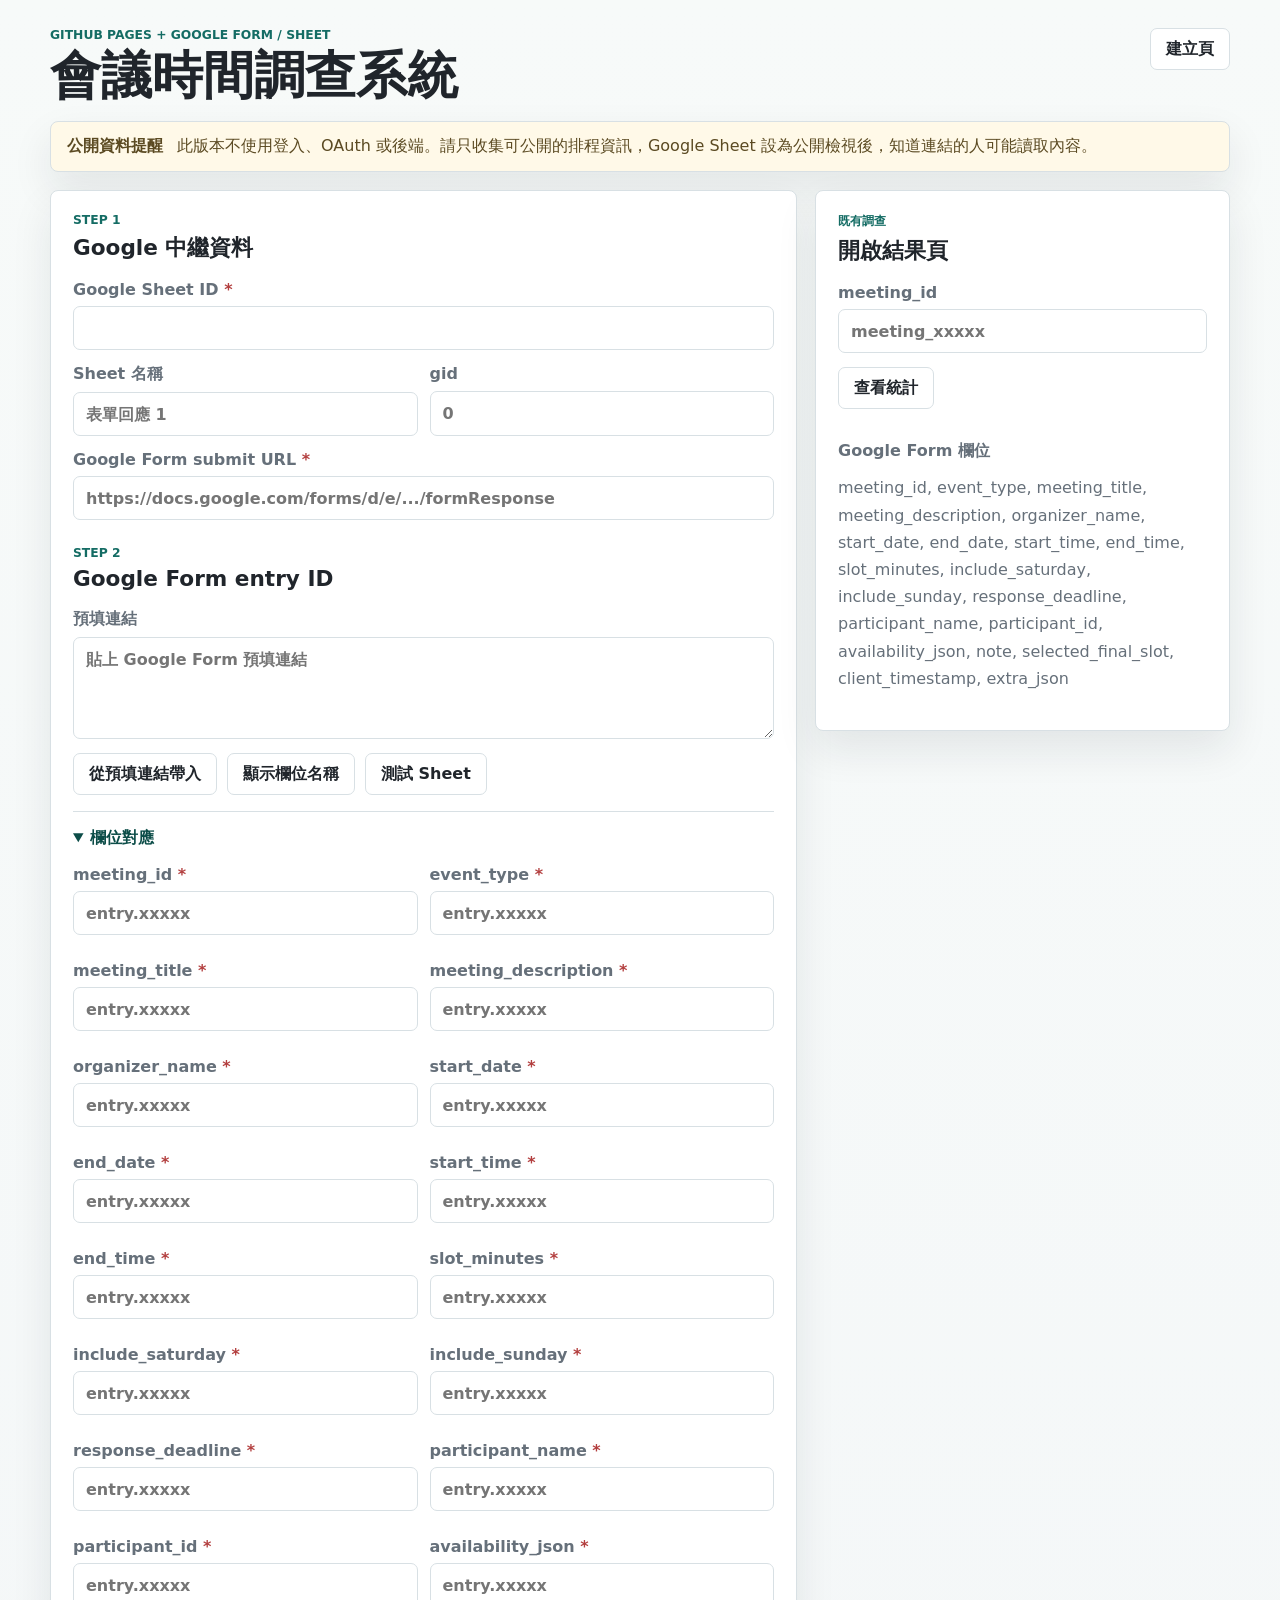
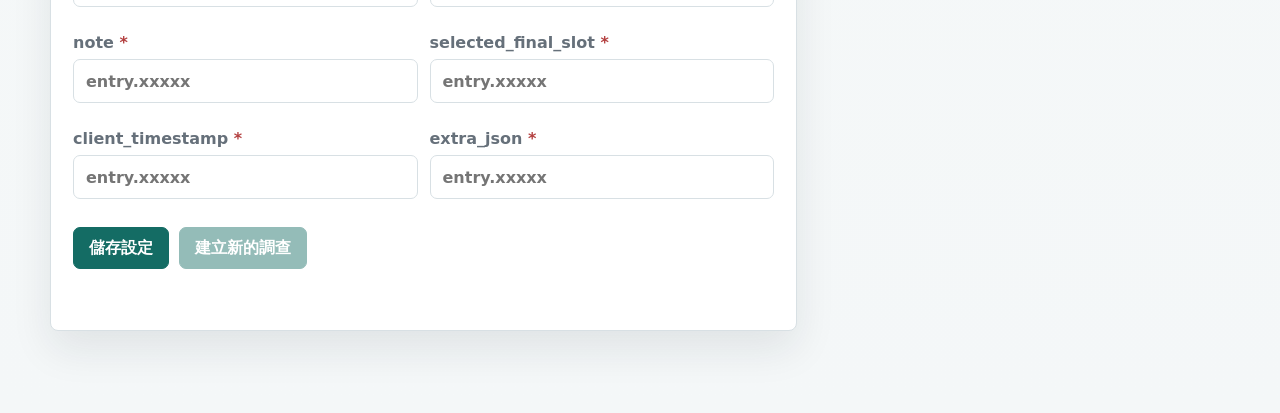
<file: index.html>
<!doctype html>
<html lang="zh-Hant">
  <head>
    <meta charset="utf-8" />
    <meta name="viewport" content="width=device-width, initial-scale=1" />
    <title>會議時間調查系統｜Google 設定</title>
    <link rel="stylesheet" href="./css/styles.css" />
  </head>
  <body>
    <main class="shell">
      <header class="page-header">
        <div>
          <p class="eyebrow">GitHub Pages + Google Form / Sheet</p>
          <h1>會議時間調查系統</h1>
        </div>
        <a class="ghost-btn as-link" href="./create.html">建立頁</a>
      </header>

      <section class="notice">
        <strong>公開資料提醒</strong>
        <span>此版本不使用登入、OAuth 或後端。請只收集可公開的排程資訊，Google Sheet 設為公開檢視後，知道連結的人可能讀取內容。</span>
      </section>

      <div class="layout-grid">
        <form id="setup-form" class="panel">
          <div class="section-heading">
            <p class="eyebrow">Step 1</p>
            <h2>Google 中繼資料</h2>
          </div>

          <label>
            <span>Google Sheet ID <b>*</b></span>
            <input name="sheet_id" required autocomplete="off" />
          </label>

          <div class="two-col">
            <label>
              <span>Sheet 名稱</span>
              <input name="sheet_name" placeholder="表單回應 1" autocomplete="off" />
            </label>
            <label>
              <span>gid</span>
              <input name="gid" placeholder="0" autocomplete="off" />
            </label>
          </div>

          <label>
            <span>Google Form submit URL <b>*</b></span>
            <input name="form_url" required placeholder="https://docs.google.com/forms/d/e/.../formResponse" autocomplete="off" />
          </label>

          <div class="section-heading compact">
            <p class="eyebrow">Step 2</p>
            <h2>Google Form entry ID</h2>
          </div>

          <label>
            <span>預填連結</span>
            <textarea id="prefill-url" rows="4" placeholder="貼上 Google Form 預填連結"></textarea>
          </label>

          <div class="actions">
            <button class="ghost-btn" type="button" id="parse-prefill">從預填連結帶入</button>
            <button class="ghost-btn" type="button" id="show-markers">顯示欄位名稱</button>
            <button class="ghost-btn" type="button" id="test-sheet">測試 Sheet</button>
          </div>

          <details class="advanced-fields" open>
            <summary>欄位對應</summary>
            <div class="entry-grid">
              <label><span>meeting_id <b>*</b></span><input name="field_meeting_id" required placeholder="entry.xxxxx" /></label>
              <label><span>event_type <b>*</b></span><input name="field_event_type" required placeholder="entry.xxxxx" /></label>
              <label><span>meeting_title <b>*</b></span><input name="field_meeting_title" required placeholder="entry.xxxxx" /></label>
              <label><span>meeting_description <b>*</b></span><input name="field_meeting_description" required placeholder="entry.xxxxx" /></label>
              <label><span>organizer_name <b>*</b></span><input name="field_organizer_name" required placeholder="entry.xxxxx" /></label>
              <label><span>start_date <b>*</b></span><input name="field_start_date" required placeholder="entry.xxxxx" /></label>
              <label><span>end_date <b>*</b></span><input name="field_end_date" required placeholder="entry.xxxxx" /></label>
              <label><span>start_time <b>*</b></span><input name="field_start_time" required placeholder="entry.xxxxx" /></label>
              <label><span>end_time <b>*</b></span><input name="field_end_time" required placeholder="entry.xxxxx" /></label>
              <label><span>slot_minutes <b>*</b></span><input name="field_slot_minutes" required placeholder="entry.xxxxx" /></label>
              <label><span>include_saturday <b>*</b></span><input name="field_include_saturday" required placeholder="entry.xxxxx" /></label>
              <label><span>include_sunday <b>*</b></span><input name="field_include_sunday" required placeholder="entry.xxxxx" /></label>
              <label><span>response_deadline <b>*</b></span><input name="field_response_deadline" required placeholder="entry.xxxxx" /></label>
              <label><span>participant_name <b>*</b></span><input name="field_participant_name" required placeholder="entry.xxxxx" /></label>
              <label><span>participant_id <b>*</b></span><input name="field_participant_id" required placeholder="entry.xxxxx" /></label>
              <label><span>availability_json <b>*</b></span><input name="field_availability_json" required placeholder="entry.xxxxx" /></label>
              <label><span>note <b>*</b></span><input name="field_note" required placeholder="entry.xxxxx" /></label>
              <label><span>selected_final_slot <b>*</b></span><input name="field_selected_final_slot" required placeholder="entry.xxxxx" /></label>
              <label><span>client_timestamp <b>*</b></span><input name="field_client_timestamp" required placeholder="entry.xxxxx" /></label>
              <label><span>extra_json <b>*</b></span><input name="field_extra_json" required placeholder="entry.xxxxx" /></label>
            </div>
          </details>

          <div class="actions">
            <button class="primary-btn" type="submit">儲存設定</button>
            <a id="create-link" class="primary-btn as-link disabled" href="./create.html">建立新的調查</a>
          </div>
          <p id="setup-status" class="status-line" aria-live="polite"></p>
        </form>

        <aside class="panel">
          <div class="section-heading">
            <p class="eyebrow">既有調查</p>
            <h2>開啟結果頁</h2>
          </div>
          <form id="open-existing-form">
            <label>
              <span>meeting_id</span>
              <input name="existing_meeting_id" required placeholder="meeting_xxxxx" autocomplete="off" />
            </label>
            <button class="ghost-btn" type="submit">查看統計</button>
          </form>

          <div class="field-list">
            <h3>Google Form 欄位</h3>
            <p>meeting_id, event_type, meeting_title, meeting_description, organizer_name, start_date, end_date, start_time, end_time, slot_minutes, include_saturday, include_sunday, response_deadline, participant_name, participant_id, availability_json, note, selected_final_slot, client_timestamp, extra_json</p>
          </div>
        </aside>
      </div>
    </main>

    <script type="module" src="./js/index.js"></script>
  </body>
</html>
</file>
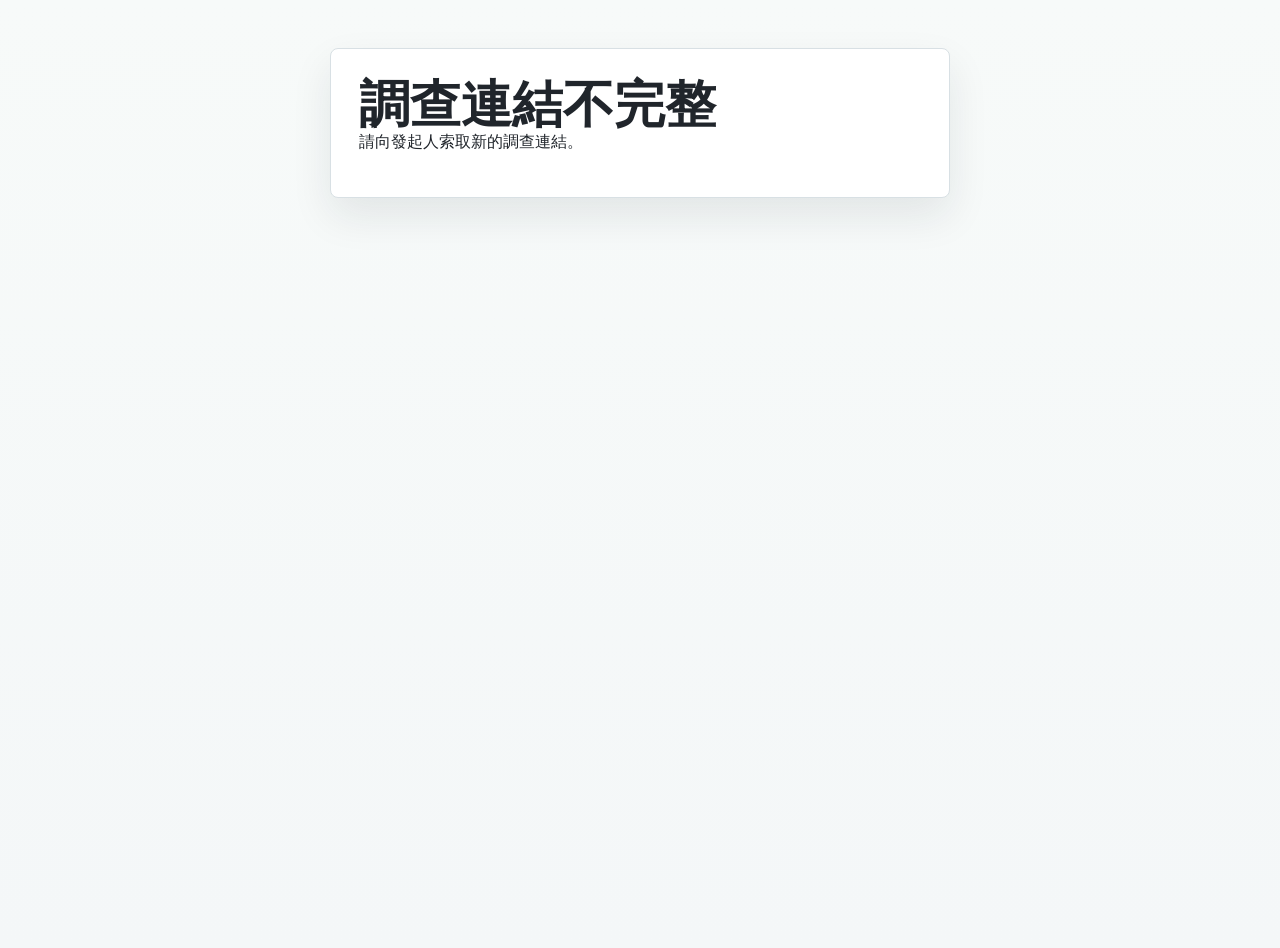
<file: respond.html>
<!doctype html>
<html lang="zh-Hant">
  <head>
    <meta charset="utf-8" />
    <meta name="viewport" content="width=device-width, initial-scale=1" />
    <title>填寫可參加時間</title>
    <link rel="stylesheet" href="./css/styles.css" />
  </head>
  <body>
    <div id="config-error" class="config-error hidden">
      <h1>調查連結不完整</h1>
      <p>請向發起人索取新的調查連結。</p>
    </div>

    <main id="respond-app" class="shell hidden">
      <section id="meeting-info" class="panel meeting-info"></section>

      <form id="response-form" class="panel">
        <div class="two-col">
          <label><span>姓名 <b>*</b></span><input name="participant_name" required autocomplete="name" /></label>
          <label><span>備註</span><input name="note" /></label>
        </div>

        <div class="actions">
          <button class="ghost-btn" type="button" data-quick="all">全選</button>
          <button class="ghost-btn" type="button" data-quick="weekdays">全選工作日</button>
          <button class="ghost-btn" type="button" data-quick="clear">清除全部</button>
        </div>

        <div id="slot-grid" class="calendar-grid selectable"></div>
        <div id="selection-summary" class="summary-bar"></div>

        <div class="actions">
          <button class="primary-btn" type="submit">送出回覆</button>
        </div>
        <p id="response-status" class="status-line" aria-live="polite"></p>
      </form>
    </main>

    <script type="module" src="./js/respond.js"></script>
  </body>
</html>
</file>
<file: css/styles.css>
:root {
  --ink: #20252b;
  --muted: #66707a;
  --page: #f4f7f8;
  --surface: #ffffff;
  --surface-soft: #eef5f1;
  --line: #d8e0e4;
  --accent: #146c64;
  --accent-strong: #0c4d48;
  --accent-soft: #d9f0ea;
  --warning: #8b5a14;
  --danger: #b33f3f;
  --shadow: 0 18px 42px rgba(27, 38, 49, 0.09);
  --font: "Avenir Next", "Noto Sans TC", "PingFang TC", system-ui, sans-serif;
}

* {
  box-sizing: border-box;
}

body {
  min-height: 100vh;
  margin: 0;
  color: var(--ink);
  font-family: var(--font);
  background: linear-gradient(180deg, #f7faf9 0%, var(--page) 100%);
}

button,
input,
textarea,
select {
  font: inherit;
}

button,
.as-link {
  cursor: pointer;
}

.hidden {
  display: none !important;
}

.shell {
  width: min(1180px, calc(100% - 28px));
  margin: 0 auto;
  padding: 28px 0 64px;
}

.page-header {
  display: flex;
  gap: 18px;
  align-items: flex-start;
  justify-content: space-between;
  margin-bottom: 18px;
}

.eyebrow {
  margin: 0 0 6px;
  color: var(--accent);
  font-size: 0.77rem;
  font-weight: 800;
  letter-spacing: 0;
  text-transform: uppercase;
}

h1,
h2,
h3,
p {
  margin-top: 0;
}

h1 {
  margin-bottom: 0;
  font-size: clamp(2rem, 4vw, 3.4rem);
  line-height: 1.08;
}

h2 {
  margin-bottom: 0;
  font-size: 1.35rem;
}

h3 {
  margin-bottom: 10px;
  font-size: 1rem;
}

.notice,
.panel,
.config-error {
  border: 1px solid var(--line);
  border-radius: 8px;
  background: var(--surface);
  box-shadow: var(--shadow);
}

.notice {
  display: flex;
  gap: 14px;
  margin-bottom: 18px;
  padding: 14px 16px;
  color: #5b4a22;
  background: #fff9e8;
}

.notice strong {
  white-space: nowrap;
}

.layout-grid,
.dashboard-grid {
  display: grid;
  grid-template-columns: minmax(0, 1.35fr) minmax(320px, 0.75fr);
  gap: 18px;
  align-items: start;
}

.dashboard-grid {
  grid-template-columns: repeat(2, minmax(0, 1fr));
  margin-bottom: 18px;
}

.panel {
  padding: 22px;
  margin-bottom: 18px;
}

.section-heading {
  margin-bottom: 18px;
}

.section-heading.compact {
  margin-top: 26px;
}

label {
  display: grid;
  gap: 7px;
  margin-bottom: 14px;
  color: var(--muted);
  font-weight: 700;
}

label b {
  color: var(--danger);
}

input,
textarea,
select {
  width: 100%;
  border: 1px solid var(--line);
  border-radius: 7px;
  background: #fff;
  color: var(--ink);
  outline: none;
  transition: border-color 0.16s ease, box-shadow 0.16s ease;
}

input,
select {
  min-height: 44px;
  padding: 0 12px;
}

textarea {
  padding: 12px;
  resize: vertical;
}

input:focus,
textarea:focus,
select:focus {
  border-color: var(--accent);
  box-shadow: 0 0 0 4px rgba(20, 108, 100, 0.12);
}

.two-col,
.three-col,
.entry-grid {
  display: grid;
  gap: 12px;
}

.two-col {
  grid-template-columns: repeat(2, minmax(0, 1fr));
}

.three-col {
  grid-template-columns: repeat(3, minmax(0, 1fr));
}

.entry-grid {
  grid-template-columns: repeat(2, minmax(0, 1fr));
  padding: 16px 0 0;
}

.advanced-fields {
  margin-top: 16px;
  border-top: 1px solid var(--line);
}

.advanced-fields summary {
  cursor: pointer;
  padding-top: 16px;
  color: var(--accent-strong);
  font-weight: 800;
}

.actions {
  display: flex;
  flex-wrap: wrap;
  gap: 10px;
  align-items: center;
  margin-top: 14px;
}

.primary-btn,
.ghost-btn {
  display: inline-flex;
  min-height: 42px;
  align-items: center;
  justify-content: center;
  border-radius: 7px;
  padding: 0 15px;
  font-weight: 800;
  text-decoration: none;
}

.primary-btn {
  border: 1px solid var(--accent);
  background: var(--accent);
  color: #fff;
}

.ghost-btn {
  border: 1px solid var(--line);
  background: #fff;
  color: var(--ink);
}

.small-btn {
  min-height: 34px;
  padding: 0 10px;
  font-size: 0.85rem;
}

.disabled {
  opacity: 0.45;
  pointer-events: none;
}

.status-line,
.muted-text,
.empty-text {
  min-height: 1.4em;
  color: var(--muted);
  line-height: 1.6;
}

.field-list {
  margin-top: 28px;
  color: var(--muted);
  line-height: 1.7;
}

.config-error {
  width: min(620px, calc(100% - 28px));
  margin: 48px auto;
  padding: 28px;
}

.check-row {
  display: flex;
  flex-wrap: wrap;
  gap: 18px;
  margin-bottom: 14px;
}

.check-row label {
  display: flex;
  width: auto;
  align-items: center;
  margin: 0;
}

.check-row input {
  width: 18px;
  min-height: 18px;
}

.calendar-grid {
  display: grid;
  grid-template-columns: repeat(auto-fit, minmax(230px, 1fr));
  gap: 12px;
}

.day-card {
  border: 1px solid var(--line);
  border-radius: 8px;
  padding: 14px;
  background: #fbfdfd;
}

.day-card h3 {
  display: flex;
  justify-content: space-between;
}

.day-card h3 span {
  color: var(--muted);
  font-weight: 600;
}

.slot-list {
  display: flex;
  flex-wrap: wrap;
  gap: 8px;
}

.slot-list.vertical {
  display: grid;
}

.slot-chip,
.slot-button {
  min-height: 34px;
  border: 1px solid var(--line);
  border-radius: 7px;
  padding: 7px 10px;
  background: #fff;
  color: var(--ink);
  white-space: nowrap;
}

.slot-button.selected {
  border-color: var(--accent);
  background: var(--accent-soft);
  color: var(--accent-strong);
}

.meeting-info dl,
#result-info dl {
  display: grid;
  grid-template-columns: repeat(auto-fit, minmax(150px, 1fr));
  gap: 10px;
  margin: 16px 0 0;
}

.meeting-info div,
#result-info div {
  padding: 10px;
  border: 1px solid var(--line);
  border-radius: 7px;
  background: var(--surface-soft);
}

dt {
  color: var(--muted);
  font-size: 0.82rem;
  font-weight: 800;
}

dd {
  margin: 4px 0 0;
  font-weight: 800;
}

.summary-bar {
  display: flex;
  flex-wrap: wrap;
  gap: 10px;
  margin-top: 16px;
}

.summary-bar span,
.sync-pill {
  border: 1px solid var(--line);
  border-radius: 999px;
  padding: 7px 10px;
  background: #fff;
  color: var(--muted);
  font-size: 0.9rem;
  font-weight: 800;
}

.result-layout {
  display: grid;
  grid-template-columns: minmax(0, 1fr) 220px;
  gap: 18px;
  align-items: start;
}

.qr-code {
  display: grid;
  min-height: 190px;
  place-items: center;
  overflow: hidden;
}

.qr-panel {
  display: grid;
  gap: 14px;
}

.stat-slot {
  display: grid;
  grid-template-columns: minmax(0, 1fr) auto;
  gap: 10px;
  align-items: center;
  border: 1px solid color-mix(in srgb, var(--accent) calc(var(--heat) * 65%), var(--line));
  border-radius: 8px;
  padding: 10px;
  background: color-mix(in srgb, var(--accent-soft) calc(var(--heat) * 72%), #fff);
}

.stat-slot.final {
  outline: 3px solid #f4b942;
}

.stat-slot.all-available strong::after {
  content: " 全員";
  color: var(--accent-strong);
  font-size: 0.78rem;
}

.stat-slot span,
.stat-slot small {
  display: block;
  margin-top: 3px;
  color: var(--muted);
}

.recommend-list {
  display: grid;
  gap: 10px;
  padding-left: 22px;
}

.recommend-list li {
  line-height: 1.7;
}

.recommend-list span,
.recommend-list em {
  display: block;
}

.table-wrap {
  overflow-x: auto;
}

table {
  width: 100%;
  border-collapse: collapse;
}

th,
td {
  border-bottom: 1px solid var(--line);
  padding: 12px 10px;
  text-align: left;
  vertical-align: top;
}

th {
  color: var(--muted);
  font-size: 0.86rem;
}

@media (max-width: 820px) {
  .page-header,
  .notice,
  .layout-grid,
  .dashboard-grid,
  .result-layout,
  .two-col,
  .three-col,
  .entry-grid {
    grid-template-columns: 1fr;
  }

  .page-header,
  .notice {
    display: grid;
  }

  .shell {
    width: min(100% - 20px, 1180px);
    padding-top: 16px;
  }
}
</file>
